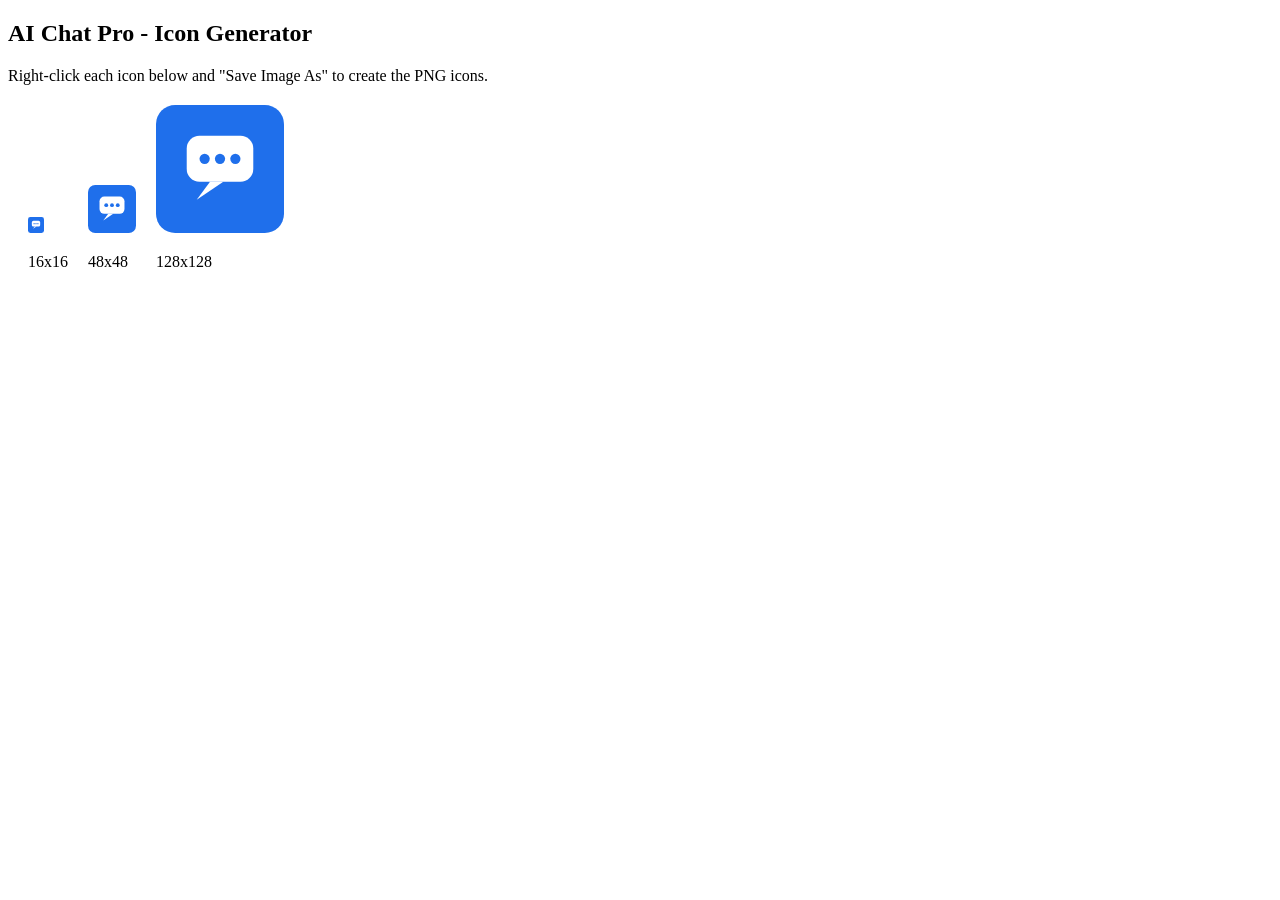
<file: icons/generate-icons.html>
<!DOCTYPE html>
<html>
<head><title>Icon Generator</title></head>
<body>
  <h2>AI Chat Pro - Icon Generator</h2>
  <p>Right-click each icon below and "Save Image As" to create the PNG icons.</p>
  <div style="display:flex;gap:20px;align-items:end;margin:20px;">
    <div>
      <canvas id="icon16" width="16" height="16"></canvas>
      <p>16x16</p>
    </div>
    <div>
      <canvas id="icon48" width="48" height="48"></canvas>
      <p>48x48</p>
    </div>
    <div>
      <canvas id="icon128" width="128" height="128"></canvas>
      <p>128x128</p>
    </div>
  </div>
  <script>
    function drawIcon(canvas) {
      const ctx = canvas.getContext('2d');
      const s = canvas.width;
      const r = s * 0.15;
 
      // Background
      ctx.beginPath();
      ctx.roundRect(0, 0, s, s, r);
      ctx.fillStyle = '#1f6feb';
      ctx.fill();
 
      // Chat bubble
      const cx = s * 0.5;
      const cy = s * 0.42;
      const bw = s * 0.52;
      const bh = s * 0.36;
      const br = s * 0.1;
 
      ctx.beginPath();
      ctx.roundRect(cx - bw/2, cy - bh/2, bw, bh, br);
      ctx.fillStyle = '#ffffff';
      ctx.fill();
 
      // Tail
      ctx.beginPath();
      ctx.moveTo(cx - bw * 0.15, cy + bh/2);
      ctx.lineTo(cx - bw * 0.35, cy + bh/2 + s * 0.14);
      ctx.lineTo(cx + bw * 0.05, cy + bh/2);
      ctx.fillStyle = '#ffffff';
      ctx.fill();
 
      // Dots
      const dotR = s * 0.04;
      const dotY = cy;
      ctx.fillStyle = '#1f6feb';
      [-1, 0, 1].forEach(i => {
        ctx.beginPath();
        ctx.arc(cx + i * s * 0.12, dotY, dotR, 0, Math.PI * 2);
        ctx.fill();
      });
    }
 
    ['icon16', 'icon48', 'icon128'].forEach(id => {
      drawIcon(document.getElementById(id));
    });
  </script>
</body>
</html>
</file>
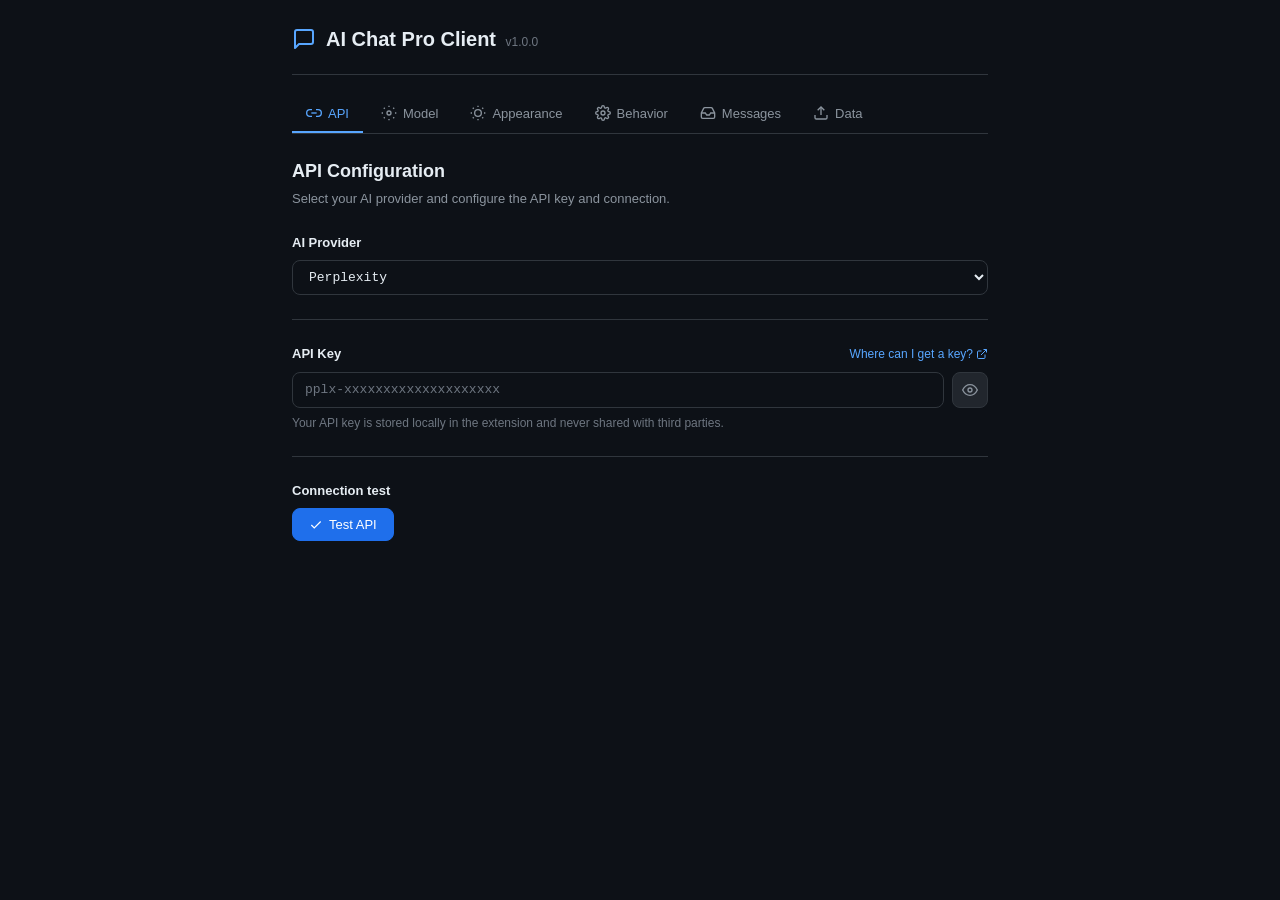
<file: options/options.html>
<!doctype html>
<html lang="de">
  <head>
    <meta charset="UTF-8" />
    <meta name="viewport" content="width=device-width, initial-scale=1.0" />
    <title>AI Chat Pro Client - Settings</title>
    <script>
      (function () {
        var t = localStorage.getItem("ai-chat-theme") || "dark";
        document.documentElement.className = "theme-" + t;
        document.addEventListener("DOMContentLoaded", function () {
          document.body.className = "theme-" + t;
        });
      })();
    </script>
    <link rel="stylesheet" href="options.css" />
    <script src="../shared/i18n.js"></script>
    <script src="../shared/storage.js"></script>
    <script src="../shared/announcement.js"></script>
  </head>
  <body>
    <div id="app" class="theme-dark">
      <div class="container">
        <!-- Header -->
        <header class="page-header">
          <div class="header-left">
            <svg
              width="24"
              height="24"
              viewBox="0 0 24 24"
              fill="none"
              stroke="currentColor"
              stroke-width="2"
              stroke-linecap="round"
              stroke-linejoin="round"
            >
              <path
                d="M21 15a2 2 0 0 1-2 2H7l-4 4V5a2 2 0 0 1 2-2h14a2 2 0 0 1 2 2z"
              ></path>
            </svg>
            <h1><span data-i18n="app.name">AI Chat Pro Client</span> <span class="version">v1.0.0</span></h1>
          </div>
          <div class="header-right">
            <span id="save-status" class="save-status hidden">
              <svg
                width="14"
                height="14"
                viewBox="0 0 24 24"
                fill="none"
                stroke="currentColor"
                stroke-width="2"
              >
                <polyline points="20 6 9 17 4 12" />
              </svg>
              <span data-i18n="status.saved">Saved</span>
            </span>
          </div>
        </header>

        <!-- Navigation -->
        <nav class="settings-nav">
          <button class="nav-item active" data-section="api">
            <svg
              width="16"
              height="16"
              viewBox="0 0 24 24"
              fill="none"
              stroke="currentColor"
              stroke-width="2"
            >
              <path
                d="M15 7h3a5 5 0 0 1 5 5 5 5 0 0 1-5 5h-3m-6 0H6a5 5 0 0 1-5-5 5 5 0 0 1 5-5h3"
              />
              <line x1="8" y1="12" x2="16" y2="12" />
            </svg>
            <span data-i18n="nav.api">API</span>
          </button>
          <button class="nav-item" data-section="model">
            <svg
              width="16"
              height="16"
              viewBox="0 0 24 24"
              fill="none"
              stroke="currentColor"
              stroke-width="2"
            >
              <circle cx="12" cy="12" r="3" />
              <path
                d="M12 1v2M12 21v2M4.22 4.22l1.42 1.42M18.36 18.36l1.42 1.42M1 12h2M21 12h2M4.22 19.78l1.42-1.42M18.36 5.64l1.42-1.42"
              />
            </svg>
            <span data-i18n="nav.model">Model</span>
          </button>
          <button class="nav-item" data-section="appearance">
            <svg
              width="16"
              height="16"
              viewBox="0 0 24 24"
              fill="none"
              stroke="currentColor"
              stroke-width="2"
            >
              <circle cx="12" cy="12" r="5" />
              <line x1="12" y1="1" x2="12" y2="3" />
              <line x1="12" y1="21" x2="12" y2="23" />
              <line x1="4.22" y1="4.22" x2="5.64" y2="5.64" />
              <line x1="18.36" y1="18.36" x2="19.78" y2="19.78" />
              <line x1="1" y1="12" x2="3" y2="12" />
              <line x1="21" y1="12" x2="23" y2="12" />
              <line x1="4.22" y1="19.78" x2="5.64" y2="18.36" />
              <line x1="18.36" y1="5.64" x2="19.78" y2="4.22" />
            </svg>
            <span data-i18n="nav.appearance">Appearance</span>
          </button>
          <button class="nav-item" data-section="behavior">
            <svg
              width="16"
              height="16"
              viewBox="0 0 24 24"
              fill="none"
              stroke="currentColor"
              stroke-width="2"
            >
              <circle cx="12" cy="12" r="3" />
              <path
                d="M19.4 15a1.65 1.65 0 0 0 .33 1.82l.06.06a2 2 0 0 1 0 2.83 2 2 0 0 1-2.83 0l-.06-.06a1.65 1.65 0 0 0-1.82-.33 1.65 1.65 0 0 0-1 1.51V21a2 2 0 0 1-2 2 2 2 0 0 1-2-2v-.09A1.65 1.65 0 0 0 9 19.4a1.65 1.65 0 0 0-1.82.33l-.06.06a2 2 0 0 1-2.83 0 2 2 0 0 1 0-2.83l.06-.06A1.65 1.65 0 0 0 4.68 15a1.65 1.65 0 0 0-1.51-1H3a2 2 0 0 1-2-2 2 2 0 0 1 2-2h.09A1.65 1.65 0 0 0 4.6 9a1.65 1.65 0 0 0-.33-1.82l-.06-.06a2 2 0 0 1 0-2.83 2 2 0 0 1 2.83 0l.06.06A1.65 1.65 0 0 0 9 4.68a1.65 1.65 0 0 0 1-1.51V3a2 2 0 0 1 2-2 2 2 0 0 1 2 2v.09a1.65 1.65 0 0 0 1 1.51 1.65 1.65 0 0 0 1.82-.33l.06-.06a2 2 0 0 1 2.83 0 2 2 0 0 1 0 2.83l-.06.06A1.65 1.65 0 0 0 19.4 9a1.65 1.65 0 0 0 1.51 1H21a2 2 0 0 1 2 2 2 2 0 0 1-2 2h-.09a1.65 1.65 0 0 0-1.51 1z"
              />
            </svg>
            <span data-i18n="nav.behavior">Behavior</span>
          </button>
          <button class="nav-item" data-section="messages">
            <svg
              width="16"
              height="16"
              viewBox="0 0 24 24"
              fill="none"
              stroke="currentColor"
              stroke-width="2"
            >
              <path d="M22 12h-6l-2 3h-4l-2-3H2" />
              <path
                d="M5.45 5.11 2 12v6a2 2 0 0 0 2 2h16a2 2 0 0 0 2-2v-6l-3.45-6.89A2 2 0 0 0 16.76 4H7.24a2 2 0 0 0-1.79 1.11z"
              />
            </svg>
            <span data-i18n="nav.messages">Messages</span>
          </button>
          <button class="nav-item" data-section="data">
            <svg
              width="16"
              height="16"
              viewBox="0 0 24 24"
              fill="none"
              stroke="currentColor"
              stroke-width="2"
            >
              <path d="M21 15v4a2 2 0 0 1-2 2H5a2 2 0 0 1-2-2v-4" />
              <polyline points="17 8 12 3 7 8" />
              <line x1="12" y1="3" x2="12" y2="15" />
            </svg>
            <span data-i18n="nav.data">Data</span>
          </button>
        </nav>

        <!-- Settings Sections -->
        <div class="settings-body">
          <!-- API Section -->
          <section id="section-api" class="settings-section active">
            <div class="section-header">
              <h2 data-i18n="api.title">API Configuration</h2>
              <p data-i18n="api.subtitle">Select your AI provider and configure the API key and connection.</p>
            </div>

            <div class="setting-group">
              <label class="setting-label" for="provider-select" data-i18n="api.provider">AI Provider</label>
              <select id="provider-select" class="input">
                <option value="perplexity">Perplexity</option>
                <option value="openai">ChatGPT (OpenAI)</option>
                <option value="anthropic">Claude (Anthropic)</option>
                <option value="gemini">Gemini (Google)</option>
                <option value="lmstudio">LM Studio (Lokal)</option>
              </select>
            </div>

            <div class="setting-group" id="api-key-group">
              <label class="setting-label" for="api-key">
                <span id="api-key-label">API Key</span>
                <a
                  href="#"
                  target="_blank"
                  rel="noopener"
                  class="help-link"
                  id="api-key-help"
                >
                  <span data-i18n="api.keyHelpText">Where can I get a key?</span>
                  <svg
                    width="12"
                    height="12"
                    viewBox="0 0 24 24"
                    fill="none"
                    stroke="currentColor"
                    stroke-width="2"
                  >
                    <path
                      d="M18 13v6a2 2 0 0 1-2 2H5a2 2 0 0 1-2-2V8a2 2 0 0 1 2-2h6"
                    />
                    <polyline points="15 3 21 3 21 9" />
                    <line x1="10" y1="14" x2="21" y2="3" />
                  </svg>
                </a>
              </label>
              <div class="input-with-action">
                <input
                  type="password"
                  id="api-key"
                  class="input"
                  placeholder="pplx-xxxxxxxxxxxxxxxxxxxx"
                  autocomplete="off"
                  spellcheck="false"
                />
                <button
                  id="toggle-key-visibility"
                  class="btn-icon"
                  title="Key anzeigen/verbergen"
                >
                  <svg
                    id="eye-icon"
                    width="16"
                    height="16"
                    viewBox="0 0 24 24"
                    fill="none"
                    stroke="currentColor"
                    stroke-width="2"
                  >
                    <path d="M1 12s4-8 11-8 11 8 11 8-4 8-11 8-11-8-11-8z" />
                    <circle cx="12" cy="12" r="3" />
                  </svg>
                </button>
              </div>
              <span class="setting-hint" id="api-key-hint" data-i18n="api.keyHint"
                >Your API key is stored locally in the extension and never shared with third parties.</span
              >
            </div>

            <!-- LM Studio: URL shown prominently -->
            <div class="setting-group hidden" id="lmstudio-url-group">
              <label class="setting-label" for="lmstudio-url" data-i18n="api.serverUrl">Server URL</label>
              <input
                type="text"
                id="lmstudio-url"
                class="input"
                placeholder="http://localhost:1234"
                autocomplete="off"
                spellcheck="false"
              />
              <span class="setting-hint" data-i18n="api.serverHint"
                >URL of the LM Studio local server. Default: http://localhost:1234</span
              >
            </div>

            <!-- Known providers: URL override in collapsible -->
            <details class="setting-group hidden" id="advanced-url-group">
              <summary class="advanced-summary">
                <svg
                  class="chevron"
                  width="12"
                  height="12"
                  viewBox="0 0 24 24"
                  fill="none"
                  stroke="currentColor"
                  stroke-width="2.5"
                >
                  <polyline points="9 18 15 12 9 6" />
                </svg>
                <span data-i18n="api.advanced">Advanced</span>
              </summary>
              <div class="advanced-content">
                <label class="setting-label" for="base-url" data-i18n="api.baseUrl">Base URL (optional)</label>
                <input
                  type="text"
                  id="base-url"
                  class="input"
                  placeholder=""
                  autocomplete="off"
                  spellcheck="false"
                />
                <span class="setting-hint" data-i18n="api.baseUrlHint"
                  >Leave empty for the default endpoint. Only change for custom proxies or OpenAI-compatible APIs.</span
                >
              </div>
            </details>

            <div class="setting-group">
              <label class="setting-label" data-i18n="api.connectionTest">Connection test</label>
              <button id="btn-test-api" class="btn btn-primary">
                <svg
                  width="14"
                  height="14"
                  viewBox="0 0 24 24"
                  fill="none"
                  stroke="currentColor"
                  stroke-width="2"
                >
                  <polyline points="20 6 9 17 4 12" />
                </svg>
                <span data-i18n="api.testBtn">Test API</span>
              </button>
              <div id="api-test-result" class="test-result hidden"></div>
            </div>
          </section>

          <!-- Model Section -->
          <section id="section-model" class="settings-section">
            <div class="section-header">
              <h2 data-i18n="model.title">Model Settings</h2>
              <p data-i18n="model.subtitle">Select the AI model and adjust parameters.</p>
            </div>

            <div class="setting-group">
              <label class="setting-label" for="model-select" data-i18n="model.select">Model</label>
              <select id="model-select" class="input"></select>
            </div>

            <div class="setting-group">
              <button id="btn-check-models" class="btn btn-secondary">
                <svg width="14" height="14" viewBox="0 0 24 24" fill="none" stroke="currentColor" stroke-width="2">
                  <path d="M22 11.08V12a10 10 0 1 1-5.93-9.14"/>
                  <polyline points="22 4 12 14.01 9 11.01"/>
                </svg>
                <span data-i18n="model.checkBtn">Check models</span>
              </button>
              <div id="model-check-results" class="model-check-results"></div>
            </div>

            <div class="setting-group">
              <label class="setting-label" data-i18n="model.addLabel">Add model manually</label>
              <div class="input-with-action">
                <input
                  type="text"
                  id="custom-model-input"
                  class="input"
                  data-i18n-placeholder="model.addPlaceholder"
                  placeholder="e.g. gpt-5, gemini-3.1-flash"
                  autocomplete="off"
                  spellcheck="false"
                />
                <button id="btn-add-model" class="btn btn-primary" data-i18n-title="model.addTitle" title="Add">
                  <svg width="14" height="14" viewBox="0 0 24 24" fill="none" stroke="currentColor" stroke-width="2">
                    <line x1="12" y1="5" x2="12" y2="19"/><line x1="5" y1="12" x2="19" y2="12"/>
                  </svg>
                </button>
              </div>
              <div id="custom-model-list" class="custom-model-list"></div>
            </div>

            <div class="setting-group hidden" id="lmstudio-model-group">
              <label class="setting-label">Modell</label>
              <div class="input-with-action">
                <select id="lmstudio-model" class="input">
                  <option value="">-- Modelle laden --</option>
                </select>
                <button
                  id="btn-load-models"
                  class="btn-icon"
                  data-i18n-title="model.lmLoad"
                  title="Load models from LM Studio"
                >
                  <svg
                    width="16"
                    height="16"
                    viewBox="0 0 24 24"
                    fill="none"
                    stroke="currentColor"
                    stroke-width="2"
                  >
                    <polyline points="23 4 23 10 17 10" />
                    <polyline points="1 20 1 14 7 14" />
                    <path
                      d="M3.51 9a9 9 0 0 1 14.85-3.36L23 10M1 14l4.64 4.36A9 9 0 0 0 20.49 15"
                    />
                  </svg>
                </button>
              </div>
              <span id="lmstudio-model-hint" class="setting-hint" data-i18n="model.lmHint"
                >Start LM Studio and click the refresh icon.</span
              >
            </div>

            <div class="setting-group">
              <label class="setting-label" for="temperature">
                <span data-i18n="model.temp">Temperature</span>
                <span class="setting-value" id="temperature-value">0.7</span>
              </label>
              <input
                type="range"
                id="temperature"
                class="range-input"
                min="0"
                max="2"
                step="0.1"
                value="0.7"
              />
              <div class="range-labels">
                <span data-i18n="model.tempPrecise">Precise</span>
                <span data-i18n="model.tempCreative">Creative</span>
              </div>
            </div>

            <div class="setting-group">
              <label class="setting-label" for="max-tokens">
                <span data-i18n="model.maxTokens">Max. Tokens</span>
                <span class="setting-value" id="max-tokens-value">2048</span>
              </label>
              <input
                type="range"
                id="max-tokens"
                class="range-input"
                min="256"
                max="4096"
                step="256"
                value="2048"
              />
              <div class="range-labels">
                <span>256</span>
                <span>4096</span>
              </div>
            </div>

            <div class="setting-group">
              <label class="setting-label" for="system-prompt" data-i18n="model.systemPrompt">System Prompt</label>
              <textarea
                id="system-prompt"
                class="input textarea"
                rows="4"
                data-i18n-placeholder="model.systemPromptPlaceholder"
                placeholder="Define the AI behavior..."
              ></textarea>
              <span class="setting-hint" data-i18n="model.systemPromptHint"
                >Give the AI a role or specific instructions.</span
              >
            </div>
          </section>

          <!-- Appearance Section -->
          <section id="section-appearance" class="settings-section">
            <div class="section-header">
              <h2 data-i18n="appearance.title">Appearance</h2>
              <p data-i18n="appearance.subtitle">Customize the design to your preferences.</p>
            </div>

            <div class="setting-group">
              <label class="setting-label" for="language-select" data-i18n="appearance.language">Language</label>
              <select id="language-select" class="input">
                <option value="system" data-i18n="appearance.system">System</option>
                <option value="en">English</option>
                <option value="de">Deutsch</option>
                <option value="ru">Русский</option>
              </select>
            </div>

            <div class="setting-group">
              <label class="setting-label" data-i18n="appearance.theme">Theme</label>
              <div class="theme-picker">
                <label class="theme-option">
                  <input type="radio" name="theme" value="dark" />
                  <div class="theme-preview dark-preview">
                    <div class="preview-header"></div>
                    <div class="preview-body">
                      <div class="preview-msg"></div>
                      <div class="preview-msg reply"></div>
                    </div>
                  </div>
                  <span data-i18n="appearance.dark">Dark</span>
                </label>
                <label class="theme-option">
                  <input type="radio" name="theme" value="light" />
                  <div class="theme-preview light-preview">
                    <div class="preview-header"></div>
                    <div class="preview-body">
                      <div class="preview-msg"></div>
                      <div class="preview-msg reply"></div>
                    </div>
                  </div>
                  <span data-i18n="appearance.light">Light</span>
                </label>
                <label class="theme-option">
                  <input type="radio" name="theme" value="system" />
                  <div class="theme-preview system-preview">
                    <div class="preview-header"></div>
                    <div class="preview-body">
                      <div class="preview-msg"></div>
                      <div class="preview-msg reply"></div>
                    </div>
                  </div>
                  <span data-i18n="appearance.system">System</span>
                </label>
              </div>
            </div>

            <div class="setting-group">
              <label class="setting-label" for="font-size">
                <span data-i18n="appearance.fontSize">Font size</span>
                <span class="setting-value" id="font-size-value">14px</span>
              </label>
              <input
                type="range"
                id="font-size"
                class="range-input"
                min="12"
                max="18"
                step="1"
                value="14"
              />
              <div class="range-labels">
                <span data-i18n="appearance.fontSmall">Small</span>
                <span data-i18n="appearance.fontLarge">Large</span>
              </div>
            </div>
          </section>

          <!-- Behavior Section -->
          <section id="section-behavior" class="settings-section">
            <div class="section-header">
              <h2 data-i18n="behavior.title">Behavior</h2>
              <p data-i18n="behavior.subtitle">Adjust the extension behavior.</p>
            </div>

            <div class="setting-group">
              <div class="toggle-setting">
                <div>
                  <label class="setting-label" data-i18n="behavior.sendEnter">Send with Enter</label>
                  <span class="setting-hint" data-i18n="behavior.sendEnterHint"
                    >Send message with Enter, Shift+Enter for new line.</span
                  >
                </div>
                <label class="toggle">
                  <input type="checkbox" id="send-with-enter" checked />
                  <span class="toggle-slider"></span>
                </label>
              </div>
            </div>

            <div class="setting-group">
              <div class="toggle-setting">
                <div>
                  <label class="setting-label" data-i18n="behavior.showSources">Show sources</label>
                  <span class="setting-hint" data-i18n="behavior.showSourcesHint"
                    >Show source links below AI responses.</span
                  >
                </div>
                <label class="toggle">
                  <input type="checkbox" id="show-sources" checked />
                  <span class="toggle-slider"></span>
                </label>
              </div>
            </div>
          </section>

          <!-- Data Section -->
          <!-- Messages Section -->
          <section id="section-messages" class="settings-section">
            <div class="section-header">
              <h2 data-i18n="messages.title">Messages</h2>
              <p data-i18n="messages.subtitle">
                Recent announcements from the developer. Messages you dismissed in the chat banner are still listed here.
              </p>
            </div>

            <div class="setting-group">
              <div id="message-list" class="message-list"></div>
              <button id="btn-clear-messages" class="btn btn-secondary" style="margin-top: 12px;">
                <svg
                  width="14"
                  height="14"
                  viewBox="0 0 24 24"
                  fill="none"
                  stroke="currentColor"
                  stroke-width="2"
                >
                  <polyline points="3 6 5 6 21 6" />
                  <path
                    d="M19 6v14a2 2 0 0 1-2 2H7a2 2 0 0 1-2-2V6m3 0V4a2 2 0 0 1 2-2h4a2 2 0 0 1 2 2v2"
                  />
                </svg>
                <span data-i18n="messages.clear">Clear message history</span>
              </button>
            </div>
          </section>

          <section id="section-data" class="settings-section">
            <div class="section-header">
              <h2 data-i18n="data.title">Data & Storage</h2>
              <p data-i18n="data.subtitle">Manage your stored data.</p>
            </div>

            <div class="setting-group">
              <label class="setting-label" data-i18n="data.history">Chat history</label>
              <div class="data-stats">
                <div class="stat-card">
                  <span class="stat-value" id="stat-conversations">0</span>
                  <span class="stat-label" data-i18n="data.chats">Chats</span>
                </div>
                <div class="stat-card">
                  <span class="stat-value" id="stat-messages">0</span>
                  <span class="stat-label" data-i18n="data.messages">Messages</span>
                </div>
              </div>
            </div>

            <div class="setting-group">
              <label class="setting-label" data-i18n="data.exportLabel">Export backup</label>
              <button id="btn-export-all" class="btn btn-secondary">
                <svg
                  width="14"
                  height="14"
                  viewBox="0 0 24 24"
                  fill="none"
                  stroke="currentColor"
                  stroke-width="2"
                >
                  <path d="M21 15v4a2 2 0 0 1-2 2H5a2 2 0 0 1-2-2v-4" />
                  <polyline points="7 10 12 15 17 10" />
                  <line x1="12" y1="15" x2="12" y2="3" />
                </svg>
                <span data-i18n="data.exportBtn">Export backup as JSON</span>
              </button>
            </div>

            <div class="setting-group">
              <label class="setting-label" data-i18n="data.importLabel">Import backup</label>
              <button id="btn-import-all" class="btn btn-secondary">
                <svg
                  width="14"
                  height="14"
                  viewBox="0 0 24 24"
                  fill="none"
                  stroke="currentColor"
                  stroke-width="2"
                >
                  <path d="M21 15v4a2 2 0 0 1-2 2H5a2 2 0 0 1-2-2v-4" />
                  <polyline points="17 8 12 3 7 8" />
                  <line x1="12" y1="3" x2="12" y2="15" />
                </svg>
                <span data-i18n="data.importBtn">Import backup...</span>
              </button>
              <input type="file" id="import-file-input" accept=".json,application/json" style="display:none" />
            </div>

            <div class="setting-group danger-zone">
              <label class="setting-label" data-i18n="data.danger">Danger zone</label>
              <button id="btn-clear-all" class="btn btn-danger">
                <svg
                  width="14"
                  height="14"
                  viewBox="0 0 24 24"
                  fill="none"
                  stroke="currentColor"
                  stroke-width="2"
                >
                  <polyline points="3 6 5 6 21 6" />
                  <path
                    d="M19 6v14a2 2 0 0 1-2 2H7a2 2 0 0 1-2-2V6m3 0V4a2 2 0 0 1 2-2h4a2 2 0 0 1 2 2v2"
                  />
                </svg>
                <span data-i18n="data.clearAll">Delete all chats</span>
              </button>
              <span class="setting-hint" data-i18n="data.clearHint"
                >This action cannot be undone.</span
              >
            </div>

            <div class="setting-group danger-zone">
              <button id="btn-reset-settings" class="btn btn-danger-outline" data-i18n="data.reset">
                Reset settings
              </button>
              <span class="setting-hint" data-i18n="data.resetHint"
                >Resets all settings to their default values.</span
              >
            </div>
          </section>
        </div>
      </div>
    </div>

    <script src="options.js"></script>
  </body>
</html>
</file>
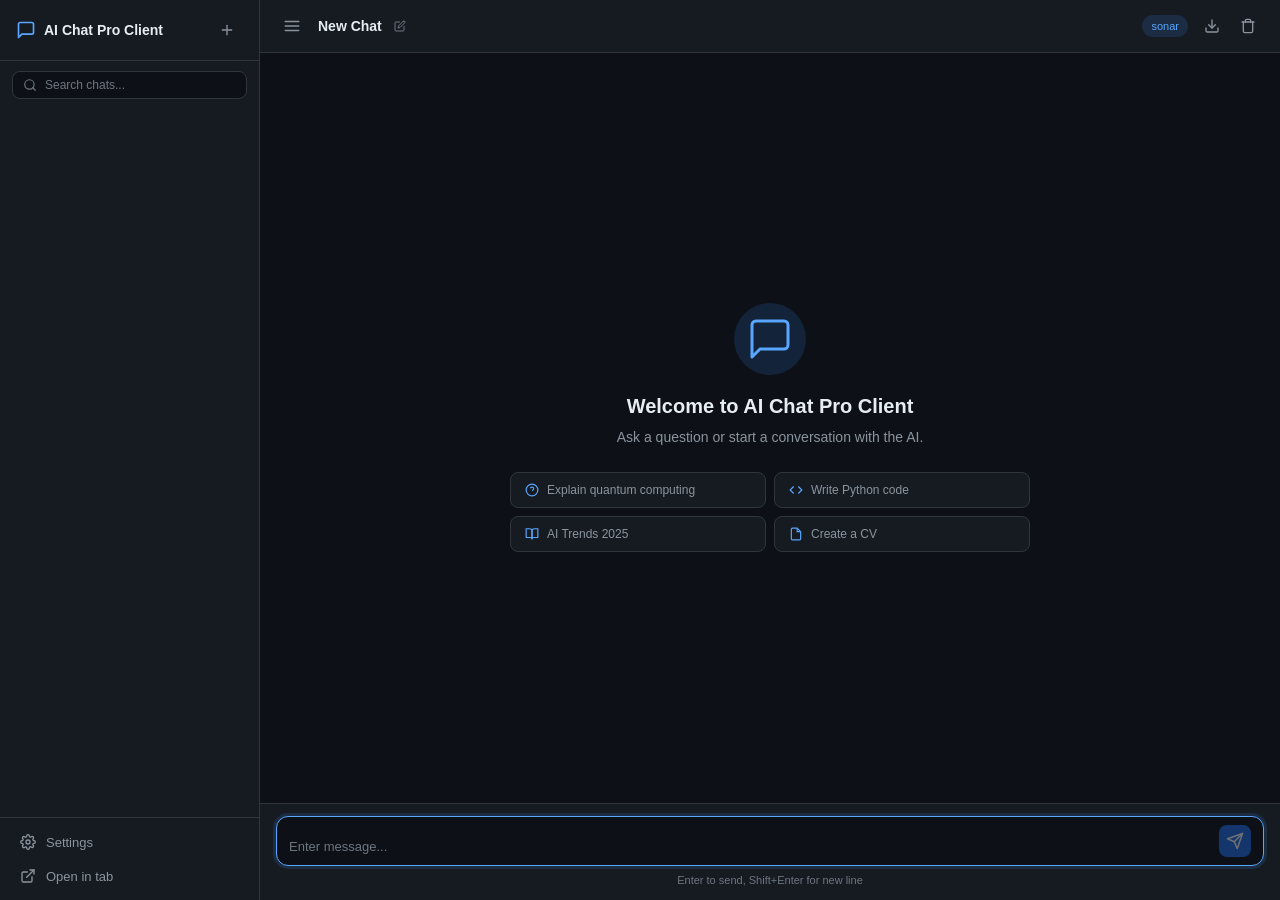
<file: popup/popup.html>
<!doctype html>
<html lang="de">
  <head>
    <meta charset="UTF-8" />
    <meta name="viewport" content="width=device-width, initial-scale=1.0" />
    <title>AI Chat Pro Client</title>
    <script>
      (function () {
        var t = localStorage.getItem("ai-chat-theme") || "dark";
        document.documentElement.className = "theme-" + t;
        document.addEventListener("DOMContentLoaded", function () {
          document.body.className = "theme-" + t;
        });
      })();
    </script>
    <link rel="stylesheet" href="popup.css" />
    <script src="../shared/i18n.js"></script>
    <script src="../shared/storage.js"></script>
    <script src="../shared/announcement.js"></script>
  </head>
  <body>
    <div id="app" class="theme-dark">
      <!-- Sidebar -->
      <aside id="sidebar" class="sidebar">
        <div class="sidebar-header">
          <div class="logo">
            <svg
              width="20"
              height="20"
              viewBox="0 0 24 24"
              fill="none"
              stroke="currentColor"
              stroke-width="2"
              stroke-linecap="round"
              stroke-linejoin="round"
            >
              <path
                d="M21 15a2 2 0 0 1-2 2H7l-4 4V5a2 2 0 0 1 2-2h14a2 2 0 0 1 2 2z"
              ></path>
            </svg>
            <span data-i18n="app.name">AI Chat Pro Client</span>
          </div>
          <button id="btn-new-chat" class="btn-icon" data-i18n-title="sidebar.newChat" title="New Chat">
            <svg
              width="16"
              height="16"
              viewBox="0 0 24 24"
              fill="none"
              stroke="currentColor"
              stroke-width="2"
              stroke-linecap="round"
              stroke-linejoin="round"
            >
              <line x1="12" y1="5" x2="12" y2="19"></line>
              <line x1="5" y1="12" x2="19" y2="12"></line>
            </svg>
          </button>
        </div>

        <div class="sidebar-search">
          <svg
            width="14"
            height="14"
            viewBox="0 0 24 24"
            fill="none"
            stroke="currentColor"
            stroke-width="2"
            stroke-linecap="round"
            stroke-linejoin="round"
          >
            <circle cx="11" cy="11" r="8"></circle>
            <line x1="21" y1="21" x2="16.65" y2="16.65"></line>
          </svg>
          <input
            type="text"
            id="search-chats"
            data-i18n-placeholder="sidebar.searchPlaceholder"
            placeholder="Search chats..."
          />
        </div>

        <div id="conversation-list" class="conversation-list"></div>

        <div class="sidebar-footer">
          <button id="btn-settings" class="btn-sidebar" data-i18n-title="sidebar.settings" title="Settings">
            <svg
              width="16"
              height="16"
              viewBox="0 0 24 24"
              fill="none"
              stroke="currentColor"
              stroke-width="2"
              stroke-linecap="round"
              stroke-linejoin="round"
            >
              <circle cx="12" cy="12" r="3"></circle>
              <path
                d="M19.4 15a1.65 1.65 0 0 0 .33 1.82l.06.06a2 2 0 0 1 0 2.83 2 2 0 0 1-2.83 0l-.06-.06a1.65 1.65 0 0 0-1.82-.33 1.65 1.65 0 0 0-1 1.51V21a2 2 0 0 1-2 2 2 2 0 0 1-2-2v-.09A1.65 1.65 0 0 0 9 19.4a1.65 1.65 0 0 0-1.82.33l-.06.06a2 2 0 0 1-2.83 0 2 2 0 0 1 0-2.83l.06-.06A1.65 1.65 0 0 0 4.68 15a1.65 1.65 0 0 0-1.51-1H3a2 2 0 0 1-2-2 2 2 0 0 1 2-2h.09A1.65 1.65 0 0 0 4.6 9a1.65 1.65 0 0 0-.33-1.82l-.06-.06a2 2 0 0 1 0-2.83 2 2 0 0 1 2.83 0l.06.06A1.65 1.65 0 0 0 9 4.68a1.65 1.65 0 0 0 1-1.51V3a2 2 0 0 1 2-2 2 2 0 0 1 2 2v.09a1.65 1.65 0 0 0 1 1.51 1.65 1.65 0 0 0 1.82-.33l.06-.06a2 2 0 0 1 2.83 0 2 2 0 0 1 0 2.83l-.06.06A1.65 1.65 0 0 0 19.4 9a1.65 1.65 0 0 0 1.51 1H21a2 2 0 0 1 2 2 2 2 0 0 1-2 2h-.09a1.65 1.65 0 0 0-1.51 1z"
              ></path>
            </svg>
            <span data-i18n="sidebar.settings">Settings</span>
          </button>
          <button
            id="btn-open-tab"
            class="btn-sidebar"
            data-i18n-title="sidebar.openInTab"
            title="Open in tab"
          >
            <svg
              width="16"
              height="16"
              viewBox="0 0 24 24"
              fill="none"
              stroke="currentColor"
              stroke-width="2"
              stroke-linecap="round"
              stroke-linejoin="round"
            >
              <path
                d="M18 13v6a2 2 0 0 1-2 2H5a2 2 0 0 1-2-2V8a2 2 0 0 1 2-2h6"
              ></path>
              <polyline points="15 3 21 3 21 9"></polyline>
              <line x1="10" y1="14" x2="21" y2="3"></line>
            </svg>
            <span data-i18n="sidebar.openInTab">Open in tab</span>
          </button>
        </div>
      </aside>

      <!-- Main Content -->
      <main class="main">
        <!-- Header -->
        <header class="header">
          <button
            id="btn-toggle-sidebar"
            class="btn-icon"
            data-i18n-title="sidebar.toggleSidebar"
            title="Toggle sidebar"
          >
            <svg
              width="18"
              height="18"
              viewBox="0 0 24 24"
              fill="none"
              stroke="currentColor"
              stroke-width="2"
              stroke-linecap="round"
              stroke-linejoin="round"
            >
              <line x1="3" y1="12" x2="21" y2="12"></line>
              <line x1="3" y1="6" x2="21" y2="6"></line>
              <line x1="3" y1="18" x2="21" y2="18"></line>
            </svg>
          </button>
          <div class="header-title">
            <span id="chat-title" data-i18n="header.newChat">New Chat</span>
            <button
              id="btn-edit-title"
              class="btn-icon-sm"
              data-i18n-title="header.editTitle"
              title="Edit title"
            >
              <svg
                width="12"
                height="12"
                viewBox="0 0 24 24"
                fill="none"
                stroke="currentColor"
                stroke-width="2"
                stroke-linecap="round"
                stroke-linejoin="round"
              >
                <path
                  d="M11 4H4a2 2 0 0 0-2 2v14a2 2 0 0 0 2 2h14a2 2 0 0 0 2-2v-7"
                ></path>
                <path
                  d="M18.5 2.5a2.121 2.121 0 0 1 3 3L12 15l-4 1 1-4 9.5-9.5z"
                ></path>
              </svg>
            </button>
          </div>
          <div class="header-actions">
            <span id="model-badge" class="badge">sonar</span>
            <button id="btn-export" class="btn-icon" data-i18n-title="header.exportChat" title="Export chat">
              <svg
                width="16"
                height="16"
                viewBox="0 0 24 24"
                fill="none"
                stroke="currentColor"
                stroke-width="2"
                stroke-linecap="round"
                stroke-linejoin="round"
              >
                <path d="M21 15v4a2 2 0 0 1-2 2H5a2 2 0 0 1-2-2v-4"></path>
                <polyline points="7 10 12 15 17 10"></polyline>
                <line x1="12" y1="15" x2="12" y2="3"></line>
              </svg>
            </button>
            <button id="btn-clear-chat" class="btn-icon" data-i18n-title="header.clearChat" title="Clear chat">
              <svg
                width="16"
                height="16"
                viewBox="0 0 24 24"
                fill="none"
                stroke="currentColor"
                stroke-width="2"
                stroke-linecap="round"
                stroke-linejoin="round"
              >
                <polyline points="3 6 5 6 21 6"></polyline>
                <path
                  d="M19 6v14a2 2 0 0 1-2 2H7a2 2 0 0 1-2-2V6m3 0V4a2 2 0 0 1 2-2h4a2 2 0 0 1 2 2v2"
                ></path>
              </svg>
            </button>
          </div>
        </header>

        <!-- Remote Announcement Banner -->
        <div id="announcement-container" class="announcement-container hidden"></div>

        <!-- Chat Area -->
        <div id="chat-area" class="chat-area">
          <!-- Welcome Screen -->
          <div id="welcome-screen" class="welcome-screen">
            <div class="welcome-icon">
              <svg
                width="48"
                height="48"
                viewBox="0 0 24 24"
                fill="none"
                stroke="currentColor"
                stroke-width="1.5"
                stroke-linecap="round"
                stroke-linejoin="round"
              >
                <path
                  d="M21 15a2 2 0 0 1-2 2H7l-4 4V5a2 2 0 0 1 2-2h14a2 2 0 0 1 2 2z"
                ></path>
              </svg>
            </div>
            <h2 data-i18n="welcome.title">Welcome to AI Chat Pro Client</h2>
            <p data-i18n="welcome.subtitle">Ask a question or start a conversation with the AI.</p>
            <div class="welcome-suggestions">
              <button
                class="suggestion-chip"
                data-i18n-prompt="welcome.quantumPrompt"
                data-prompt="Explain quantum computing in simple terms"
              >
                <svg
                  width="14"
                  height="14"
                  viewBox="0 0 24 24"
                  fill="none"
                  stroke="currentColor"
                  stroke-width="2"
                >
                  <circle cx="12" cy="12" r="10" />
                  <path d="M9.09 9a3 3 0 0 1 5.83 1c0 2-3 3-3 3" />
                  <line x1="12" y1="17" x2="12.01" y2="17" />
                </svg>
                <span data-i18n="welcome.quantum">Explain quantum computing</span>
              </button>
              <button
                class="suggestion-chip"
                data-i18n-prompt="welcome.codePrompt"
                data-prompt="Write me a Python function that calculates Fibonacci numbers"
              >
                <svg
                  width="14"
                  height="14"
                  viewBox="0 0 24 24"
                  fill="none"
                  stroke="currentColor"
                  stroke-width="2"
                >
                  <polyline points="16 18 22 12 16 6" />
                  <polyline points="8 6 2 12 8 18" />
                </svg>
                <span data-i18n="welcome.code">Write Python code</span>
              </button>
              <button
                class="suggestion-chip"
                data-i18n-prompt="welcome.aitrendsPrompt"
                data-prompt="What are the latest trends in AI development?"
              >
                <svg
                  width="14"
                  height="14"
                  viewBox="0 0 24 24"
                  fill="none"
                  stroke="currentColor"
                  stroke-width="2"
                >
                  <path d="M2 3h6a4 4 0 0 1 4 4v14a3 3 0 0 0-3-3H2z" />
                  <path d="M22 3h-6a4 4 0 0 0-4 4v14a3 3 0 0 1 3-3h7z" />
                </svg>
                <span data-i18n="welcome.aitrends">AI Trends 2025</span>
              </button>
              <button
                class="suggestion-chip"
                data-i18n-prompt="welcome.resumePrompt"
                data-prompt="Help me create a professional resume"
              >
                <svg
                  width="14"
                  height="14"
                  viewBox="0 0 24 24"
                  fill="none"
                  stroke="currentColor"
                  stroke-width="2"
                >
                  <path
                    d="M14 2H6a2 2 0 0 0-2 2v16a2 2 0 0 0 2 2h12a2 2 0 0 0 2-2V8z"
                  />
                  <polyline points="14 2 14 8 20 8" />
                </svg>
                <span data-i18n="welcome.resume">Create a CV</span>
              </button>
            </div>
          </div>

          <!-- Messages Container -->
          <div id="messages" class="messages"></div>

          <!-- Typing Indicator -->
          <div id="typing-indicator" class="typing-indicator hidden">
            <div class="typing-avatar">
              <svg
                width="16"
                height="16"
                viewBox="0 0 24 24"
                fill="none"
                stroke="currentColor"
                stroke-width="2"
              >
                <path
                  d="M21 15a2 2 0 0 1-2 2H7l-4 4V5a2 2 0 0 1 2-2h14a2 2 0 0 1 2 2z"
                ></path>
              </svg>
            </div>
            <div class="typing-dots">
              <span></span><span></span><span></span>
            </div>
          </div>
        </div>

        <!-- Input Area -->
        <div class="input-area">
          <div class="input-container">
            <textarea
              id="message-input"
              data-i18n-placeholder="input.placeholder"
              placeholder="Enter message..."
              rows="1"
              autofocus
            ></textarea>
            <div class="input-actions">
              <span id="char-count" class="char-count"></span>
              <button
                id="btn-send"
                class="btn-send"
                title="Senden (Enter)"
                disabled
              >
                <svg
                  width="18"
                  height="18"
                  viewBox="0 0 24 24"
                  fill="none"
                  stroke="currentColor"
                  stroke-width="2"
                  stroke-linecap="round"
                  stroke-linejoin="round"
                >
                  <line x1="22" y1="2" x2="11" y2="13"></line>
                  <polygon points="22 2 15 22 11 13 2 9 22 2"></polygon>
                </svg>
              </button>
            </div>
          </div>
          <div class="input-hint">
            <span id="input-hint-text" data-i18n="input.hint"
              >Enter to send, Shift+Enter for new line</span
            >
          </div>
        </div>
      </main>

      <!-- Export Modal -->
      <div id="export-modal" class="modal hidden">
        <div class="modal-backdrop"></div>
        <div class="modal-content">
          <div class="modal-header">
            <h3 data-i18n="export.title">Export chat</h3>
            <button class="btn-icon modal-close">
              <svg
                width="16"
                height="16"
                viewBox="0 0 24 24"
                fill="none"
                stroke="currentColor"
                stroke-width="2"
              >
                <line x1="18" y1="6" x2="6" y2="18"></line>
                <line x1="6" y1="6" x2="18" y2="18"></line>
              </svg>
            </button>
          </div>
          <div class="modal-body">
            <button id="export-md" class="export-option">
              <svg
                width="20"
                height="20"
                viewBox="0 0 24 24"
                fill="none"
                stroke="currentColor"
                stroke-width="2"
              >
                <path
                  d="M14 2H6a2 2 0 0 0-2 2v16a2 2 0 0 0 2 2h12a2 2 0 0 0 2-2V8z"
                />
                <polyline points="14 2 14 8 20 8" />
              </svg>
              <div>
                <strong data-i18n="export.md">Markdown (.md)</strong>
                <span data-i18n="export.mdDesc">Formatted text with code blocks</span>
              </div>
            </button>
            <button id="export-json" class="export-option">
              <svg
                width="20"
                height="20"
                viewBox="0 0 24 24"
                fill="none"
                stroke="currentColor"
                stroke-width="2"
              >
                <polyline points="16 18 22 12 16 6" />
                <polyline points="8 6 2 12 8 18" />
              </svg>
              <div>
                <strong data-i18n="export.json">JSON (.json)</strong>
                <span data-i18n="export.jsonDesc">Structured data for import</span>
              </div>
            </button>
          </div>
        </div>
      </div>

      <!-- Delete Confirm Modal -->
      <div id="delete-modal" class="modal hidden">
        <div class="modal-backdrop"></div>
        <div class="modal-content modal-sm">
          <div class="modal-header">
            <h3 data-i18n="delete.title">Delete chat?</h3>
          </div>
          <div class="modal-body">
            <p data-i18n="delete.body">
              Do you really want to delete this chat? This action cannot be undone.
            </p>
          </div>
          <div class="modal-footer">
            <button class="btn btn-secondary modal-close" data-i18n="delete.cancel">Cancel</button>
            <button id="confirm-delete" class="btn btn-danger" data-i18n="delete.confirm">Delete</button>
          </div>
        </div>
      </div>

      <!-- Rename Modal -->
      <div id="rename-modal" class="modal hidden">
        <div class="modal-backdrop"></div>
        <div class="modal-content modal-sm">
          <div class="modal-header">
            <h3 data-i18n="rename.title">Rename chat</h3>
            <button class="btn-icon modal-close">
              <svg width="16" height="16" viewBox="0 0 24 24" fill="none" stroke="currentColor" stroke-width="2">
                <line x1="18" y1="6" x2="6" y2="18"></line>
                <line x1="6" y1="6" x2="18" y2="18"></line>
              </svg>
            </button>
          </div>
          <div class="modal-body">
            <input
              type="text"
              id="rename-input"
              class="input"
              data-i18n-placeholder="rename.placeholder"
              placeholder="Chat title"
              maxlength="80"
            />
          </div>
          <div class="modal-footer">
            <button class="btn btn-secondary modal-close" data-i18n="rename.cancel">Cancel</button>
            <button id="confirm-rename" class="btn btn-primary" data-i18n="rename.confirm">Rename</button>
          </div>
        </div>
      </div>

      <!-- Toast Container -->
      <div id="toast-container" class="toast-container"></div>
    </div>

    <script src="popup.js"></script>
  </body>
</html>
</file>
<file: options/options.css>
/* ============================================
   AI Chat Pro - Settings Page
   ============================================ */

:root {
  --font-sans:
    -apple-system, BlinkMacSystemFont, "Segoe UI", "Noto Sans", Helvetica,
    Arial, sans-serif;
  --font-mono: "SFMono-Regular", Consolas, "Liberation Mono", Menlo, monospace;
  --radius-sm: 6px;
  --radius-md: 8px;
  --radius-lg: 12px;
  --radius-full: 9999px;
  --shadow-sm: 0 1px 2px rgba(0, 0, 0, 0.2);
  --shadow-md: 0 4px 12px rgba(0, 0, 0, 0.3);
  --transition: 150ms cubic-bezier(0.4, 0, 0.2, 1);
}

.theme-dark {
  --color-bg-primary: #0d1117;
  --color-bg-secondary: #161b22;
  --color-bg-tertiary: #21262d;
  --color-bg-hover: #292e36;
  --color-border: #30363d;
  --color-text-primary: #e6edf3;
  --color-text-secondary: #8b949e;
  --color-text-tertiary: #6e7681;
  --color-accent: #58a6ff;
  --color-accent-emphasis: #1f6feb;
  --color-accent-subtle: rgba(56, 139, 253, 0.15);
  --color-success: #3fb950;
  --color-success-subtle: rgba(63, 185, 80, 0.15);
  --color-danger: #f85149;
  --color-danger-subtle: rgba(248, 81, 73, 0.15);
  --color-scrollbar: #484f58;
  --color-input-bg: #0d1117;
}

.theme-light {
  --color-bg-primary: #ffffff;
  --color-bg-secondary: #f6f8fa;
  --color-bg-tertiary: #eaeef2;
  --color-bg-hover: #eaeef2;
  --color-border: #d0d7de;
  --color-text-primary: #1f2328;
  --color-text-secondary: #656d76;
  --color-text-tertiary: #8b949e;
  --color-accent: #0969da;
  --color-accent-emphasis: #0550ae;
  --color-accent-subtle: rgba(9, 105, 218, 0.1);
  --color-success: #1a7f37;
  --color-success-subtle: rgba(26, 127, 55, 0.1);
  --color-danger: #cf222e;
  --color-danger-subtle: rgba(207, 34, 46, 0.1);
  --color-scrollbar: #c4c8cc;
  --color-input-bg: #ffffff;
}

*,
*::before,
*::after {
  box-sizing: border-box;
  margin: 0;
  padding: 0;
}

html,
body {
  font-family: var(--font-sans);
  font-size: 14px;
  line-height: 1.5;
  color: var(--color-text-primary);
  background: var(--color-bg-primary);
  -webkit-font-smoothing: antialiased;
}

::-webkit-scrollbar {
  width: 6px;
}
::-webkit-scrollbar-track {
  background: transparent;
}
::-webkit-scrollbar-thumb {
  background: var(--color-scrollbar);
  border-radius: var(--radius-full);
}

/* Container */
.container {
  max-width: 760px;
  margin: 0 auto;
  padding: 24px 32px 48px;
}

/* Page Header */
.page-header {
  display: flex;
  align-items: center;
  justify-content: space-between;
  padding-bottom: 20px;
  margin-bottom: 20px;
  border-bottom: 1px solid var(--color-border);
}

.header-left {
  display: flex;
  align-items: center;
  gap: 10px;
}

.header-left svg {
  color: var(--color-accent);
}

.header-left h1 {
  font-size: 20px;
  font-weight: 600;
}

.version {
  font-size: 12px;
  font-weight: 400;
  color: var(--color-text-tertiary);
  margin-left: 4px;
}

.save-status {
  display: flex;
  align-items: center;
  gap: 4px;
  font-size: 12px;
  color: var(--color-success);
  animation: fadeIn 0.2s ease;
}

.save-status.hidden {
  display: none;
}

/* Navigation */
.settings-nav {
  display: flex;
  gap: 4px;
  margin-bottom: 24px;
  border-bottom: 1px solid var(--color-border);
  overflow-x: auto;
}

.nav-item {
  display: flex;
  align-items: center;
  gap: 6px;
  padding: 10px 14px;
  border: none;
  background: none;
  color: var(--color-text-secondary);
  font-size: 13px;
  font-family: inherit;
  font-weight: 500;
  cursor: pointer;
  border-bottom: 2px solid transparent;
  transition: all var(--transition);
  white-space: nowrap;
}

.nav-item:hover {
  color: var(--color-text-primary);
}

.nav-item.active {
  color: var(--color-accent);
  border-bottom-color: var(--color-accent);
}

/* Settings Sections */
.settings-section {
  display: none;
  animation: fadeIn 0.2s ease;
}
.settings-section.active {
  display: block;
}

.section-header {
  margin-bottom: 24px;
}

.section-header h2 {
  font-size: 18px;
  font-weight: 600;
  margin-bottom: 4px;
}

.section-header p {
  font-size: 13px;
  color: var(--color-text-secondary);
}

/* Setting Groups */
.setting-group {
  margin-bottom: 24px;
  padding-bottom: 24px;
  border-bottom: 1px solid var(--color-border);
}

.setting-group:last-child {
  border-bottom: none;
  margin-bottom: 0;
}

.setting-label {
  display: flex;
  align-items: center;
  gap: 8px;
  font-size: 13px;
  font-weight: 600;
  color: var(--color-text-primary);
  margin-bottom: 8px;
}

.setting-value {
  font-weight: 400;
  color: var(--color-accent);
  font-family: var(--font-mono);
  font-size: 12px;
}

.setting-hint {
  display: block;
  font-size: 12px;
  color: var(--color-text-tertiary);
  margin-top: 6px;
}

.help-link {
  font-size: 12px;
  font-weight: 400;
  color: var(--color-accent);
  text-decoration: none;
  display: inline-flex;
  align-items: center;
  gap: 3px;
  margin-left: auto;
}

.help-link:hover {
  text-decoration: underline;
}

/* Inputs */
.input {
  width: 100%;
  padding: 8px 12px;
  border: 1px solid var(--color-border);
  border-radius: var(--radius-md);
  background: var(--color-input-bg);
  color: var(--color-text-primary);
  font-family: var(--font-mono);
  font-size: 13px;
  outline: none;
  transition:
    border-color var(--transition),
    box-shadow var(--transition);
}

.input:focus {
  border-color: var(--color-accent);
  box-shadow: 0 0 0 3px var(--color-accent-subtle);
}

.input::placeholder {
  color: var(--color-text-tertiary);
}

.textarea {
  font-family: var(--font-sans);
  resize: vertical;
  min-height: 80px;
}

.input-with-action {
  display: flex;
  gap: 8px;
}

.input-with-action .input {
  flex: 1;
}

/* Range Input */
.range-input {
  width: 100%;
  height: 4px;
  border-radius: var(--radius-full);
  background: var(--color-bg-tertiary);
  outline: none;
  -webkit-appearance: none;
  appearance: none;
}

.range-input::-webkit-slider-thumb {
  -webkit-appearance: none;
  width: 16px;
  height: 16px;
  border-radius: 50%;
  background: var(--color-accent);
  cursor: pointer;
  border: 2px solid var(--color-bg-primary);
  box-shadow: 0 0 0 1px var(--color-accent);
}

.range-input::-webkit-slider-thumb:hover {
  box-shadow: 0 0 0 4px var(--color-accent-subtle);
}

.range-labels {
  display: flex;
  justify-content: space-between;
  font-size: 11px;
  color: var(--color-text-tertiary);
  margin-top: 4px;
}

/* Toggle Switch */
.toggle-setting {
  display: flex;
  align-items: center;
  justify-content: space-between;
  gap: 16px;
}

.toggle-setting .setting-label {
  margin-bottom: 0;
}
.toggle-setting .setting-hint {
  margin-top: 2px;
}

.toggle {
  position: relative;
  display: inline-block;
  width: 40px;
  height: 22px;
  flex-shrink: 0;
}

.toggle input {
  opacity: 0;
  width: 0;
  height: 0;
}

.toggle-slider {
  position: absolute;
  inset: 0;
  background: var(--color-bg-tertiary);
  border-radius: var(--radius-full);
  cursor: pointer;
  transition: background var(--transition);
  border: 1px solid var(--color-border);
}

.toggle-slider::before {
  content: "";
  position: absolute;
  width: 16px;
  height: 16px;
  left: 2px;
  bottom: 2px;
  background: var(--color-text-secondary);
  border-radius: 50%;
  transition:
    transform var(--transition),
    background var(--transition);
}

.toggle input:checked + .toggle-slider {
  background: var(--color-accent-emphasis);
  border-color: var(--color-accent-emphasis);
}

.toggle input:checked + .toggle-slider::before {
  transform: translateX(18px);
  background: #fff;
}

/* Model Grid */
.model-grid {
  display: grid;
  grid-template-columns: 1fr 1fr;
  gap: 8px;
}

.model-card {
  cursor: pointer;
}

.model-card input {
  display: none;
}

.model-card-content {
  padding: 12px;
  border: 1px solid var(--color-border);
  border-radius: var(--radius-md);
  transition: all var(--transition);
  display: flex;
  flex-direction: column;
  gap: 2px;
}

.model-card-content strong {
  font-size: 13px;
  color: var(--color-text-primary);
}

.model-card-content span {
  font-size: 11px;
  color: var(--color-text-secondary);
}

.model-card input:checked + .model-card-content {
  border-color: var(--color-accent);
  background: var(--color-accent-subtle);
}

.model-card:hover .model-card-content {
  border-color: var(--color-accent);
}

.model-tag {
  display: inline-block;
  padding: 1px 6px;
  border-radius: var(--radius-full);
  font-size: 10px;
  font-weight: 600;
  background: var(--color-bg-tertiary);
  color: var(--color-text-secondary);
  width: fit-content;
  margin-top: 2px;
}

.model-tag.pro {
  background: var(--color-accent-subtle);
  color: var(--color-accent);
}
.model-tag.reasoning {
  background: var(--color-success-subtle);
  color: var(--color-success);
}

/* Theme Picker */
.theme-picker {
  display: flex;
  gap: 12px;
}

.theme-option {
  cursor: pointer;
  text-align: center;
}

.theme-option input {
  display: none;
}

.theme-option span {
  display: block;
  font-size: 12px;
  color: var(--color-text-secondary);
  margin-top: 6px;
  font-weight: 500;
}

.theme-preview {
  width: 120px;
  height: 80px;
  border-radius: var(--radius-md);
  border: 2px solid var(--color-border);
  overflow: hidden;
  transition: border-color var(--transition);
}

.theme-option input:checked + .theme-preview {
  border-color: var(--color-accent);
  box-shadow: 0 0 0 2px var(--color-accent-subtle);
}

.theme-option:hover .theme-preview {
  border-color: var(--color-accent);
}

.dark-preview {
  background: #0d1117;
}
.dark-preview .preview-header {
  background: #161b22;
  height: 16px;
  border-bottom: 1px solid #30363d;
}
.dark-preview .preview-body {
  padding: 6px;
}
.dark-preview .preview-msg {
  background: #1f6feb;
  height: 8px;
  width: 60%;
  border-radius: 4px;
  margin-bottom: 6px;
  margin-left: auto;
}
.dark-preview .preview-msg.reply {
  background: #21262d;
  width: 75%;
  margin-left: 0;
}

.light-preview {
  background: #ffffff;
}
.light-preview .preview-header {
  background: #f6f8fa;
  height: 16px;
  border-bottom: 1px solid #d0d7de;
}
.light-preview .preview-body {
  padding: 6px;
}
.light-preview .preview-msg {
  background: #0969da;
  height: 8px;
  width: 60%;
  border-radius: 4px;
  margin-bottom: 6px;
  margin-left: auto;
}
.light-preview .preview-msg.reply {
  background: #eaeef2;
  width: 75%;
  margin-left: 0;
}

.system-preview {
  background: linear-gradient(135deg, #0d1117 50%, #ffffff 50%);
}
.system-preview .preview-header {
  background: linear-gradient(90deg, #161b22 50%, #f6f8fa 50%);
  height: 16px;
}
.system-preview .preview-body {
  padding: 6px;
}
.system-preview .preview-msg {
  background: linear-gradient(90deg, #1f6feb 50%, #0969da 50%);
  height: 8px;
  width: 60%;
  border-radius: 4px;
  margin-bottom: 6px;
  margin-left: auto;
}
.system-preview .preview-msg.reply {
  background: linear-gradient(90deg, #21262d 50%, #eaeef2 50%);
  width: 75%;
  margin-left: 0;
}

/* Buttons */
.btn {
  display: inline-flex;
  align-items: center;
  gap: 6px;
  padding: 8px 16px;
  border-radius: var(--radius-md);
  font-size: 13px;
  font-weight: 500;
  font-family: inherit;
  cursor: pointer;
  transition: all var(--transition);
  border: 1px solid var(--color-border);
}

.btn-primary {
  background: var(--color-accent-emphasis);
  color: #fff;
  border-color: var(--color-accent-emphasis);
}

.btn-primary:hover {
  opacity: 0.9;
}

.btn-secondary {
  background: var(--color-bg-tertiary);
  color: var(--color-text-primary);
}

.btn-secondary:hover {
  background: var(--color-bg-hover);
}

.btn-danger {
  background: var(--color-danger);
  color: #fff;
  border-color: var(--color-danger);
}

.btn-danger:hover {
  opacity: 0.9;
}

.btn-danger-outline {
  background: transparent;
  color: var(--color-danger);
  border-color: var(--color-danger);
}

.btn-danger-outline:hover {
  background: var(--color-danger-subtle);
}

.btn-icon {
  display: inline-flex;
  align-items: center;
  justify-content: center;
  width: 36px;
  height: 36px;
  border: 1px solid var(--color-border);
  background: var(--color-bg-tertiary);
  color: var(--color-text-secondary);
  cursor: pointer;
  border-radius: var(--radius-md);
  transition: all var(--transition);
}

.btn-icon:hover {
  color: var(--color-text-primary);
  background: var(--color-bg-hover);
}

/* Test Result */
.test-result {
  margin-top: 8px;
  padding: 10px 14px;
  border-radius: var(--radius-md);
  font-size: 13px;
  animation: fadeIn 0.2s ease;
}

.test-result.hidden {
  display: none;
}

.test-result.success {
  background: var(--color-success-subtle);
  color: var(--color-success);
  border: 1px solid var(--color-success);
}

.test-result.error {
  background: var(--color-danger-subtle);
  color: var(--color-danger);
  border: 1px solid var(--color-danger);
}

/* Data Stats */
.data-stats {
  display: flex;
  gap: 12px;
}

.stat-card {
  flex: 1;
  padding: 14px;
  border: 1px solid var(--color-border);
  border-radius: var(--radius-md);
  background: var(--color-bg-secondary);
  text-align: center;
}

.stat-value {
  display: block;
  font-size: 24px;
  font-weight: 700;
  color: var(--color-accent);
  font-family: var(--font-mono);
}

.stat-label {
  display: block;
  font-size: 12px;
  color: var(--color-text-secondary);
  margin-top: 2px;
}

/* Danger Zone */
.danger-zone {
  border: 1px solid var(--color-danger-subtle) !important;
  border-radius: var(--radius-md);
  padding: 16px !important;
  margin-top: 16px;
}

/* Message history (announcements) */
.message-list {
  display: flex;
  flex-direction: column;
  gap: 10px;
}

.message-empty {
  padding: 24px;
  text-align: center;
  color: var(--color-text-tertiary);
  font-size: 13px;
  border: 1px dashed var(--color-border);
  border-radius: var(--radius-md);
  background: var(--color-bg-secondary);
}

.message-card {
  padding: 12px 14px;
  border-radius: var(--radius-md);
  border: 1px solid var(--color-border);
  background: var(--color-bg-secondary);
}

.message-card.message-info {
  border-color: rgba(59, 130, 246, 0.4);
  background: rgba(59, 130, 246, 0.06);
}

.message-card.message-update {
  border-color: rgba(34, 197, 94, 0.4);
  background: rgba(34, 197, 94, 0.06);
}

.message-card.message-warning {
  border-color: rgba(234, 179, 8, 0.5);
  background: rgba(234, 179, 8, 0.08);
}

.message-card-header {
  display: flex;
  align-items: center;
  gap: 8px;
  margin-bottom: 6px;
}

.message-icon {
  font-size: 16px;
  line-height: 1;
}

.message-card-title {
  flex: 1 1 auto;
  font-weight: 600;
  color: var(--color-text-primary);
  font-size: 14px;
}

.message-card-time {
  flex: 0 0 auto;
  font-size: 11px;
  color: var(--color-text-tertiary);
}

.message-card-body {
  font-size: 13px;
  line-height: 1.5;
  color: var(--color-text-secondary);
  word-wrap: break-word;
}

.message-card-link {
  display: inline-block;
  margin-top: 8px;
  padding: 4px 12px;
  background: var(--color-accent);
  color: #fff;
  border-radius: var(--radius-sm);
  font-size: 12px;
  font-weight: 600;
  text-decoration: none;
}

.message-card-link:hover {
  filter: brightness(1.1);
}

/* Animations */
@keyframes fadeIn {
  from {
    opacity: 0;
  }
  to {
    opacity: 1;
  }
}

/* Responsive */
@media (max-width: 600px) {
  .container {
    padding: 16px;
  }
  .model-grid {
    grid-template-columns: 1fr;
  }
  .theme-picker {
    flex-wrap: wrap;
  }
}

/* ---- Utilities ---- */
.hidden {
  display: none !important;
}

/* ---- Advanced URL collapsible ---- */
details.setting-group {
  padding: 0;
}

details.setting-group summary.advanced-summary {
  list-style: none;
  display: flex;
  align-items: center;
  gap: 6px;
  cursor: pointer;
  user-select: none;
  font-size: 13px;
  color: var(--color-accent);
  padding: 12px 0;
  border-radius: var(--radius-sm);
}

details.setting-group summary.advanced-summary::-webkit-details-marker {
  display: none;
}

details.setting-group summary.advanced-summary:hover {
  color: var(--color-text-primary);
}

details.setting-group summary.advanced-summary .chevron {
  transition: transform var(--transition);
  flex-shrink: 0;
}

details.setting-group[open] summary.advanced-summary .chevron {
  transform: rotate(90deg);
}

details.setting-group .advanced-content {
  display: flex;
  flex-direction: column;
  gap: 8px;
  padding-bottom: 4px;
}

/* ---- Model Check Results ---- */
.model-check-results {
  display: flex;
  flex-direction: column;
  gap: 6px;
  margin-top: 10px;
}

.check-item {
  display: flex;
  align-items: center;
  gap: 8px;
  font-size: 13px;
  color: var(--color-text-secondary);
}

.check-spinner {
  width: 14px;
  height: 14px;
  border: 2px solid var(--color-border);
  border-top-color: var(--color-accent);
  border-radius: 50%;
  animation: spin 0.6s linear infinite;
  flex-shrink: 0;
}

@keyframes spin {
  to { transform: rotate(360deg); }
}

.check-icon.ok {
  color: var(--color-success);
  flex-shrink: 0;
}

.check-icon.fail {
  color: var(--color-danger);
  flex-shrink: 0;
}

.check-hint {
  font-size: 12px;
  color: var(--color-text-tertiary);
}

.check-timestamp {
  font-size: 11px;
  color: var(--color-text-tertiary);
  font-style: italic;
  margin-bottom: 4px;
}

/* ---- Custom Model Tags ---- */
.custom-model-list {
  display: flex;
  flex-wrap: wrap;
  gap: 6px;
  margin-top: 8px;
}

.custom-model-tag {
  display: inline-flex;
  align-items: center;
  gap: 5px;
  padding: 3px 8px;
  background: var(--color-accent-subtle);
  color: var(--color-accent);
  border-radius: var(--radius-full);
  font-size: 12px;
  font-family: var(--font-mono);
}

.custom-model-remove {
  background: none;
  border: none;
  cursor: pointer;
  color: var(--color-accent);
  padding: 0;
  display: flex;
  align-items: center;
  opacity: 0.7;
}

.custom-model-remove:hover {
  opacity: 1;
  color: var(--color-danger);
}
</file>
<file: popup/popup.css>
/* ============================================
   AI Chat Pro - Modern GitHub-inspired Design
   ============================================ */

/* CSS Variables / Design Tokens */
:root {
  --font-sans:
    -apple-system, BlinkMacSystemFont, "Segoe UI", "Noto Sans", Helvetica,
    Arial, sans-serif;
  --font-mono: "SFMono-Regular", Consolas, "Liberation Mono", Menlo, monospace;
  --radius-sm: 6px;
  --radius-md: 8px;
  --radius-lg: 12px;
  --radius-full: 9999px;
  --shadow-sm: 0 1px 2px rgba(0, 0, 0, 0.2);
  --shadow-md: 0 4px 12px rgba(0, 0, 0, 0.3);
  --shadow-lg: 0 8px 24px rgba(0, 0, 0, 0.4);
  --transition: 150ms cubic-bezier(0.4, 0, 0.2, 1);
  --sidebar-width: 260px;
}

/* Dark Theme */
.theme-dark {
  --color-bg-primary: #0d1117;
  --color-bg-secondary: #161b22;
  --color-bg-tertiary: #21262d;
  --color-bg-hover: #292e36;
  --color-bg-active: #31363e;
  --color-bg-overlay: rgba(0, 0, 0, 0.5);
  --color-border: #30363d;
  --color-border-subtle: #21262d;
  --color-text-primary: #e6edf3;
  --color-text-secondary: #8b949e;
  --color-text-tertiary: #6e7681;
  --color-text-inverse: #0d1117;
  --color-accent: #58a6ff;
  --color-accent-emphasis: #1f6feb;
  --color-accent-subtle: rgba(56, 139, 253, 0.15);
  --color-success: #3fb950;
  --color-success-subtle: rgba(63, 185, 80, 0.15);
  --color-danger: #f85149;
  --color-danger-subtle: rgba(248, 81, 73, 0.15);
  --color-warning: #d29922;
  --color-warning-subtle: rgba(210, 153, 34, 0.15);
  --color-user-msg-bg: #1f6feb;
  --color-user-msg-text: #ffffff;
  --color-ai-msg-bg: #161b22;
  --color-ai-msg-border: #30363d;
  --color-code-bg: #0d1117;
  --color-code-header: #161b22;
  --color-scrollbar: #484f58;
  --color-scrollbar-hover: #6e7681;
  --color-input-bg: #0d1117;
  --color-input-border: #30363d;
  --color-input-focus: #58a6ff;
}

/* Light Theme */
.theme-light {
  --color-bg-primary: #ffffff;
  --color-bg-secondary: #f6f8fa;
  --color-bg-tertiary: #eaeef2;
  --color-bg-hover: #eaeef2;
  --color-bg-active: #d0d7de;
  --color-bg-overlay: rgba(0, 0, 0, 0.3);
  --color-border: #d0d7de;
  --color-border-subtle: #eaeef2;
  --color-text-primary: #1f2328;
  --color-text-secondary: #656d76;
  --color-text-tertiary: #8b949e;
  --color-text-inverse: #ffffff;
  --color-accent: #0969da;
  --color-accent-emphasis: #0550ae;
  --color-accent-subtle: rgba(9, 105, 218, 0.1);
  --color-success: #1a7f37;
  --color-success-subtle: rgba(26, 127, 55, 0.1);
  --color-danger: #cf222e;
  --color-danger-subtle: rgba(207, 34, 46, 0.1);
  --color-warning: #9a6700;
  --color-warning-subtle: rgba(154, 103, 0, 0.1);
  --color-user-msg-bg: #0969da;
  --color-user-msg-text: #ffffff;
  --color-ai-msg-bg: #f6f8fa;
  --color-ai-msg-border: #d0d7de;
  --color-code-bg: #f6f8fa;
  --color-code-header: #eaeef2;
  --color-scrollbar: #c4c8cc;
  --color-scrollbar-hover: #9a9fa4;
  --color-input-bg: #ffffff;
  --color-input-border: #d0d7de;
  --color-input-focus: #0969da;
}

/* Reset & Base */
*,
*::before,
*::after {
  box-sizing: border-box;
  margin: 0;
  padding: 0;
}

html,
body {
  width: 720px;
  height: 580px;
  overflow: hidden;
  font-family: var(--font-sans);
  font-size: var(--font-size, 14px);
  line-height: 1.5;
  color: var(--color-text-primary);
  background: var(--color-bg-primary);
  -webkit-font-smoothing: antialiased;
}

/* Scrollbar */
::-webkit-scrollbar {
  width: 6px;
}
::-webkit-scrollbar-track {
  background: transparent;
}
::-webkit-scrollbar-thumb {
  background: var(--color-scrollbar);
  border-radius: var(--radius-full);
}
::-webkit-scrollbar-thumb:hover {
  background: var(--color-scrollbar-hover);
}

/* App Layout */
#app {
  display: flex;
  width: 100%;
  height: 100%;
  overflow: hidden;
}

/* ============================================
   Sidebar
   ============================================ */
.sidebar {
  width: var(--sidebar-width);
  min-width: var(--sidebar-width);
  height: 100%;
  display: flex;
  flex-direction: column;
  background: var(--color-bg-secondary);
  border-right: 1px solid var(--color-border);
  transition:
    margin-left var(--transition),
    opacity var(--transition);
}

.sidebar.collapsed {
  margin-left: calc(-1 * var(--sidebar-width));
  opacity: 0;
  pointer-events: none;
}

.sidebar-header {
  display: flex;
  align-items: center;
  justify-content: space-between;
  padding: 14px 16px;
  border-bottom: 1px solid var(--color-border);
}

.logo {
  display: flex;
  align-items: center;
  gap: 8px;
  font-weight: 600;
  font-size: 14px;
  color: var(--color-text-primary);
}

.logo svg {
  color: var(--color-accent);
}

.sidebar-search {
  display: flex;
  align-items: center;
  gap: 8px;
  margin: 10px 12px;
  padding: 6px 10px;
  background: var(--color-bg-primary);
  border: 1px solid var(--color-border);
  border-radius: var(--radius-md);
  color: var(--color-text-tertiary);
}

.sidebar-search input {
  flex: 1;
  border: none;
  background: none;
  color: var(--color-text-primary);
  font-size: 12px;
  outline: none;
  font-family: inherit;
}

.sidebar-search input::placeholder {
  color: var(--color-text-tertiary);
}

.sidebar-search:focus-within {
  border-color: var(--color-accent);
  box-shadow: 0 0 0 2px var(--color-accent-subtle);
}

/* Conversation List */
.conversation-list {
  flex: 1;
  overflow-y: auto;
  padding: 6px 8px;
}

.conversation-item {
  display: flex;
  align-items: center;
  gap: 8px;
  padding: 8px 12px;
  border-radius: var(--radius-md);
  cursor: pointer;
  transition: background var(--transition);
  color: var(--color-text-secondary);
  font-size: 13px;
  position: relative;
  user-select: none;
}

.conversation-item:hover {
  background: var(--color-bg-hover);
  color: var(--color-text-primary);
}

.conversation-item.active {
  background: var(--color-accent-subtle);
  color: var(--color-accent);
}

.conversation-item .conv-title {
  flex: 1;
  overflow: hidden;
  text-overflow: ellipsis;
  white-space: nowrap;
}

.conversation-item .conv-actions {
  display: flex;
  align-items: center;
  gap: 2px;
  opacity: 0;
  transition: opacity var(--transition);
  flex-shrink: 0;
}

.conversation-item:hover .conv-actions {
  opacity: 1;
}

.conversation-item .conv-rename,
.conversation-item .conv-delete {
  color: var(--color-text-tertiary);
  background: none;
  border: none;
  cursor: pointer;
  padding: 2px;
  border-radius: var(--radius-sm);
  display: flex;
  align-items: center;
}

.conversation-item .conv-rename:hover {
  color: var(--color-accent);
}

.conversation-item .conv-delete:hover {
  color: var(--color-danger);
}

.conversation-item .conv-icon {
  flex-shrink: 0;
  color: var(--color-text-tertiary);
}

.conversation-item.active .conv-icon {
  color: var(--color-accent);
}

/* Sidebar Footer */
.sidebar-footer {
  padding: 8px;
  border-top: 1px solid var(--color-border);
  display: flex;
  flex-direction: column;
  gap: 2px;
}

.btn-sidebar {
  display: flex;
  align-items: center;
  gap: 10px;
  width: 100%;
  padding: 8px 12px;
  border: none;
  background: none;
  color: var(--color-text-secondary);
  cursor: pointer;
  border-radius: var(--radius-md);
  font-size: 13px;
  font-family: inherit;
  transition: all var(--transition);
}

.btn-sidebar:hover {
  background: var(--color-bg-hover);
  color: var(--color-text-primary);
}

/* ============================================
   Main Content
   ============================================ */
.main {
  flex: 1;
  display: flex;
  flex-direction: column;
  min-width: 0;
  height: 100%;
}

/* Header */
.header {
  display: flex;
  align-items: center;
  gap: 10px;
  padding: 10px 16px;
  border-bottom: 1px solid var(--color-border);
  background: var(--color-bg-secondary);
  min-height: 48px;
}

.header-title {
  flex: 1;
  display: flex;
  align-items: center;
  gap: 6px;
  min-width: 0;
}

.header-title span {
  overflow: hidden;
  text-overflow: ellipsis;
  white-space: nowrap;
  font-weight: 600;
  font-size: 14px;
}

.header-actions {
  display: flex;
  align-items: center;
  gap: 4px;
}

.badge {
  display: inline-flex;
  align-items: center;
  padding: 2px 8px;
  border-radius: var(--radius-full);
  font-size: 11px;
  font-weight: 500;
  background: var(--color-accent-subtle);
  color: var(--color-accent);
  border: 1px solid transparent;
  margin-right: 4px;
}

/* Buttons */
.btn-icon {
  display: inline-flex;
  align-items: center;
  justify-content: center;
  width: 32px;
  height: 32px;
  border: 1px solid transparent;
  background: none;
  color: var(--color-text-secondary);
  cursor: pointer;
  border-radius: var(--radius-md);
  transition: all var(--transition);
}

.btn-icon:hover {
  background: var(--color-bg-hover);
  color: var(--color-text-primary);
}

.btn-icon-sm {
  display: inline-flex;
  align-items: center;
  justify-content: center;
  width: 24px;
  height: 24px;
  border: none;
  background: none;
  color: var(--color-text-tertiary);
  cursor: pointer;
  border-radius: var(--radius-sm);
  transition: all var(--transition);
}

.btn-icon-sm:hover {
  color: var(--color-text-primary);
  background: var(--color-bg-hover);
}

.btn {
  display: inline-flex;
  align-items: center;
  justify-content: center;
  gap: 6px;
  padding: 6px 14px;
  border-radius: var(--radius-md);
  font-size: 13px;
  font-weight: 500;
  font-family: inherit;
  cursor: pointer;
  transition: all var(--transition);
  border: 1px solid var(--color-border);
}

.btn-secondary {
  background: var(--color-bg-tertiary);
  color: var(--color-text-primary);
}

.btn-secondary:hover {
  background: var(--color-bg-hover);
}

.btn-danger {
  background: var(--color-danger);
  color: #fff;
  border-color: var(--color-danger);
}

.btn-danger:hover {
  opacity: 0.9;
}

/* ============================================
   Chat Area
   ============================================ */
.chat-area {
  flex: 1;
  overflow-y: auto;
  overflow-x: hidden;
  scroll-behavior: smooth;
}

/* Welcome Screen */
.welcome-screen {
  display: flex;
  flex-direction: column;
  align-items: center;
  justify-content: center;
  height: 100%;
  padding: 32px;
  text-align: center;
  animation: fadeIn 0.4s ease;
}

.welcome-icon {
  width: 72px;
  height: 72px;
  display: flex;
  align-items: center;
  justify-content: center;
  border-radius: 50%;
  background: var(--color-accent-subtle);
  color: var(--color-accent);
  margin-bottom: 16px;
}

.welcome-screen h2 {
  font-size: 20px;
  font-weight: 600;
  color: var(--color-text-primary);
  margin-bottom: 6px;
}

.welcome-screen p {
  font-size: 14px;
  color: var(--color-text-secondary);
  margin-bottom: 24px;
}

.welcome-suggestions {
  display: grid;
  grid-template-columns: 1fr 1fr;
  gap: 8px;
  width: 100%;
  max-width: 420px;
}

.suggestion-chip {
  display: flex;
  align-items: center;
  gap: 8px;
  padding: 10px 14px;
  border: 1px solid var(--color-border);
  border-radius: var(--radius-md);
  background: var(--color-bg-secondary);
  color: var(--color-text-secondary);
  font-size: 12px;
  font-family: inherit;
  cursor: pointer;
  text-align: left;
  transition: all var(--transition);
}

.suggestion-chip:hover {
  border-color: var(--color-accent);
  color: var(--color-text-primary);
  background: var(--color-accent-subtle);
}

.suggestion-chip svg {
  flex-shrink: 0;
  color: var(--color-accent);
}

/* Messages */
.messages {
  display: flex;
  flex-direction: column;
  gap: 2px;
  padding: 16px;
}

.message {
  display: flex;
  gap: 12px;
  padding: 12px 0;
  animation: slideIn 0.3s ease;
}

.message-avatar {
  width: 28px;
  height: 28px;
  border-radius: 50%;
  display: flex;
  align-items: center;
  justify-content: center;
  flex-shrink: 0;
  font-size: 12px;
  font-weight: 600;
}

.message.user .message-avatar {
  background: var(--color-accent-emphasis);
  color: #fff;
}

.message.assistant .message-avatar {
  background: var(--color-bg-tertiary);
  color: var(--color-accent);
  border: 1px solid var(--color-border);
}

.message-content {
  flex: 1;
  min-width: 0;
}

.message-header {
  display: flex;
  align-items: center;
  gap: 8px;
  margin-bottom: 4px;
}

.message-author {
  font-weight: 600;
  font-size: 13px;
  color: var(--color-text-primary);
}

.message-time {
  font-size: 11px;
  color: var(--color-text-tertiary);
}

.message-body {
  font-size: var(--font-size, 14px);
  line-height: 1.6;
  color: var(--color-text-primary);
  word-break: break-word;
}

.message-body p {
  margin-bottom: 8px;
}
.message-body p:last-child {
  margin-bottom: 0;
}

.message-body h1,
.message-body h2,
.message-body h3,
.message-body h4,
.message-body h5,
.message-body h6 {
  margin-top: 16px;
  margin-bottom: 8px;
  font-weight: 600;
  line-height: 1.3;
  color: var(--color-text-primary);
}

.message-body h1 {
  font-size: 1.4em;
}
.message-body h2 {
  font-size: 1.2em;
}
.message-body h3 {
  font-size: 1.1em;
}

.message-body strong {
  font-weight: 600;
}
.message-body em {
  font-style: italic;
}

.message-body a {
  color: var(--color-accent);
  text-decoration: none;
}
.message-body a:hover {
  text-decoration: underline;
}

.message-body ul,
.message-body ol {
  margin: 8px 0;
  padding-left: 24px;
}

.message-body li {
  margin-bottom: 4px;
}

.message-body blockquote {
  border-left: 3px solid var(--color-accent);
  padding: 4px 16px;
  margin: 8px 0;
  color: var(--color-text-secondary);
  background: var(--color-bg-secondary);
  border-radius: 0 var(--radius-sm) var(--radius-sm) 0;
}

.message-body hr {
  border: none;
  border-top: 1px solid var(--color-border);
  margin: 12px 0;
}

/* Announcement Banner */
.announcement-container {
  padding: 8px 16px 0;
}

.announcement-container.hidden {
  display: none;
}

.announcement-banner-inner {
  display: flex;
  align-items: flex-start;
  gap: 10px;
  padding: 10px 12px;
  border-radius: var(--radius-md);
  border: 1px solid var(--color-border);
  background: var(--color-bg-secondary);
  font-size: 13px;
  line-height: 1.4;
  position: relative;
}

.announcement-banner-inner.announcement-info {
  border-color: rgba(59, 130, 246, 0.4);
  background: rgba(59, 130, 246, 0.08);
}

.announcement-banner-inner.announcement-update {
  border-color: rgba(34, 197, 94, 0.4);
  background: rgba(34, 197, 94, 0.08);
}

.announcement-banner-inner.announcement-warning {
  border-color: rgba(234, 179, 8, 0.5);
  background: rgba(234, 179, 8, 0.10);
}

.announcement-icon {
  flex: 0 0 auto;
  font-size: 16px;
  line-height: 1.2;
  padding-top: 1px;
}

.announcement-text {
  flex: 1 1 auto;
  min-width: 0;
}

.announcement-title {
  font-weight: 600;
  color: var(--color-text-primary);
  margin-bottom: 2px;
}

.announcement-body {
  color: var(--color-text-secondary);
  word-wrap: break-word;
}

.announcement-link {
  display: inline-block;
  margin-top: 6px;
  padding: 4px 10px;
  background: var(--color-accent);
  color: #fff;
  border-radius: var(--radius-sm);
  font-size: 12px;
  font-weight: 600;
  text-decoration: none;
}

.announcement-link:hover {
  filter: brightness(1.1);
}

.announcement-close {
  flex: 0 0 auto;
  background: transparent;
  border: none;
  color: var(--color-text-tertiary);
  font-size: 18px;
  line-height: 1;
  cursor: pointer;
  padding: 0 4px;
  margin: -2px -4px 0 0;
}

.announcement-close:hover {
  color: var(--color-text-primary);
}

/* Tables */
.message-body table.md-table {
  border-collapse: collapse;
  margin: 10px 0;
  font-size: 0.95em;
  border: 1px solid var(--color-border);
  border-radius: var(--radius-sm);
  display: block;
  max-width: 100%;
  overflow-x: auto;
}

.message-body table.md-table th,
.message-body table.md-table td {
  border: 1px solid var(--color-border);
  padding: 6px 10px;
  text-align: left;
  vertical-align: top;
}

.message-body table.md-table thead {
  background: var(--color-bg-tertiary);
}

.message-body table.md-table th {
  font-weight: 600;
  color: var(--color-text-primary);
}

.message-body table.md-table tbody tr:nth-child(even) {
  background: var(--color-bg-secondary);
}

/* Inline Code */
.message-body code:not(pre code) {
  background: var(--color-bg-tertiary);
  padding: 2px 6px;
  border-radius: var(--radius-sm);
  font-family: var(--font-mono);
  font-size: 0.9em;
  color: var(--color-accent);
}

/* Code Blocks */
.code-block {
  margin: 10px 0;
  border-radius: var(--radius-md);
  border: 1px solid var(--color-border);
  overflow: hidden;
}

.code-header {
  display: flex;
  align-items: center;
  justify-content: space-between;
  padding: 6px 12px;
  background: var(--color-code-header);
  border-bottom: 1px solid var(--color-border);
  font-size: 12px;
  color: var(--color-text-secondary);
}

.code-lang {
  font-family: var(--font-mono);
  font-size: 11px;
  text-transform: lowercase;
}

.btn-copy-code {
  display: inline-flex;
  align-items: center;
  gap: 4px;
  padding: 2px 8px;
  border: none;
  background: none;
  color: var(--color-text-tertiary);
  cursor: pointer;
  font-size: 11px;
  font-family: inherit;
  border-radius: var(--radius-sm);
  transition: all var(--transition);
}

.btn-copy-code:hover {
  color: var(--color-text-primary);
  background: var(--color-bg-hover);
}

.btn-copy-code.copied {
  color: var(--color-success);
}

.code-block pre {
  margin: 0;
  padding: 12px 16px;
  overflow-x: auto;
  background: var(--color-code-bg);
  font-family: var(--font-mono);
  font-size: 13px;
  line-height: 1.5;
  color: var(--color-text-primary);
}

.code-block pre code {
  font-family: inherit;
  background: none !important;
  padding: 0 !important;
  border-radius: 0 !important;
}

/* Syntax Highlighting */
.token-keyword {
  color: #ff7b72;
}
.token-string {
  color: #a5d6ff;
}
.token-comment {
  color: #8b949e;
  font-style: italic;
}
.token-number {
  color: #79c0ff;
}
.token-function {
  color: #d2a8ff;
}
.token-operator {
  color: #ff7b72;
}
.token-class {
  color: #ffa657;
}
.token-builtin {
  color: #ffa657;
}

.theme-light .token-keyword {
  color: #cf222e;
}
.theme-light .token-string {
  color: #0a3069;
}
.theme-light .token-comment {
  color: #6e7781;
}
.theme-light .token-number {
  color: #0550ae;
}
.theme-light .token-function {
  color: #8250df;
}
.theme-light .token-operator {
  color: #cf222e;
}
.theme-light .token-class {
  color: #953800;
}
.theme-light .token-builtin {
  color: #953800;
}

/* Citations / Sources */
.message-sources {
  margin-top: 10px;
  padding-top: 10px;
  border-top: 1px solid var(--color-border);
}

.sources-title {
  font-size: 11px;
  font-weight: 600;
  color: var(--color-text-tertiary);
  text-transform: uppercase;
  letter-spacing: 0.5px;
  margin-bottom: 6px;
}

.source-link {
  display: inline-flex;
  align-items: center;
  gap: 4px;
  padding: 2px 8px;
  margin: 2px 4px 2px 0;
  border-radius: var(--radius-full);
  background: var(--color-accent-subtle);
  color: var(--color-accent);
  font-size: 11px;
  text-decoration: none;
  transition: all var(--transition);
}

.source-link:hover {
  background: var(--color-accent);
  color: var(--color-text-inverse);
}

/* Typing Indicator */
.typing-indicator {
  display: flex;
  align-items: center;
  gap: 10px;
  padding: 8px 16px;
}

.typing-indicator.hidden {
  display: none;
}

.typing-avatar {
  width: 28px;
  height: 28px;
  border-radius: 50%;
  display: flex;
  align-items: center;
  justify-content: center;
  background: var(--color-bg-tertiary);
  color: var(--color-accent);
  border: 1px solid var(--color-border);
}

.typing-dots {
  display: flex;
  gap: 4px;
  padding: 8px 12px;
  background: var(--color-bg-secondary);
  border-radius: var(--radius-lg);
  border: 1px solid var(--color-border);
}

.typing-dots span {
  width: 6px;
  height: 6px;
  border-radius: 50%;
  background: var(--color-text-tertiary);
  animation: bounce 1.4s infinite ease-in-out both;
}

.typing-dots span:nth-child(1) {
  animation-delay: -0.32s;
}
.typing-dots span:nth-child(2) {
  animation-delay: -0.16s;
}

/* ============================================
   Input Area
   ============================================ */
.input-area {
  padding: 12px 16px;
  border-top: 1px solid var(--color-border);
  background: var(--color-bg-secondary);
}

.input-container {
  display: flex;
  align-items: flex-end;
  gap: 8px;
  background: var(--color-input-bg);
  border: 1px solid var(--color-input-border);
  border-radius: var(--radius-lg);
  padding: 8px 12px;
  transition:
    border-color var(--transition),
    box-shadow var(--transition);
}

.input-container:focus-within {
  border-color: var(--color-input-focus);
  box-shadow: 0 0 0 3px var(--color-accent-subtle);
}

.input-container textarea {
  flex: 1;
  border: none;
  background: none;
  color: var(--color-text-primary);
  font-family: inherit;
  font-size: 13px;
  line-height: 1.5;
  resize: none;
  outline: none;
  max-height: 120px;
  min-height: 20px;
}

.input-container textarea::placeholder {
  color: var(--color-text-tertiary);
}

.input-actions {
  display: flex;
  align-items: center;
  gap: 6px;
  flex-shrink: 0;
}

.char-count {
  font-size: 11px;
  color: var(--color-text-tertiary);
}

.btn-send {
  width: 32px;
  height: 32px;
  border: none;
  border-radius: var(--radius-md);
  background: var(--color-accent-emphasis);
  color: #fff;
  cursor: pointer;
  display: flex;
  align-items: center;
  justify-content: center;
  transition: all var(--transition);
}

.btn-send:hover:not(:disabled) {
  background: var(--color-accent);
}

.btn-send:disabled {
  opacity: 0.4;
  cursor: not-allowed;
}

.input-hint {
  display: flex;
  justify-content: center;
  padding-top: 6px;
}

.input-hint span {
  font-size: 11px;
  color: var(--color-text-tertiary);
}

/* ============================================
   Modals
   ============================================ */
.modal {
  position: fixed;
  inset: 0;
  z-index: 100;
  display: flex;
  align-items: center;
  justify-content: center;
}
.modal.hidden {
  display: none;
}
.modal-backdrop {
  position: absolute;
  inset: 0;
  background: var(--color-bg-overlay);
}
.modal-content {
  position: relative;
  background: var(--color-bg-secondary);
  border: 1px solid var(--color-border);
  border-radius: var(--radius-lg);
  width: 400px;
  max-width: 90%;
  box-shadow: var(--shadow-lg);
  animation: scaleIn 0.15s ease;
}
.modal-sm {
  width: 340px;
}
.modal-header {
  display: flex;
  align-items: center;
  justify-content: space-between;
  padding: 14px 16px;
  border-bottom: 1px solid var(--color-border);
}
.modal-header h3 {
  font-size: 15px;
  font-weight: 600;
}
.modal-body {
  padding: 16px;
}
.modal-body p {
  font-size: 13px;
  color: var(--color-text-secondary);
  line-height: 1.5;
}
.modal-footer {
  display: flex;
  justify-content: flex-end;
  gap: 8px;
  padding: 12px 16px;
  border-top: 1px solid var(--color-border);
}
.modal-close {
  position: absolute;
  top: 12px;
  right: 12px;
}

.export-option {
  display: flex;
  align-items: center;
  gap: 12px;
  width: 100%;
  padding: 12px;
  border: 1px solid var(--color-border);
  border-radius: var(--radius-md);
  background: var(--color-bg-primary);
  color: var(--color-text-primary);
  cursor: pointer;
  font-family: inherit;
  text-align: left;
  transition: all var(--transition);
  margin-bottom: 8px;
}

.export-option:last-child {
  margin-bottom: 0;
}

.export-option:hover {
  border-color: var(--color-accent);
  background: var(--color-accent-subtle);
}

.export-option svg {
  color: var(--color-text-secondary);
  flex-shrink: 0;
}
.export-option strong {
  display: block;
  font-size: 13px;
  margin-bottom: 2px;
}
.export-option span {
  font-size: 12px;
  color: var(--color-text-secondary);
}

/* ============================================
   Toast Notifications
   ============================================ */
.toast-container {
  position: fixed;
  bottom: 80px;
  right: 16px;
  z-index: 200;
  display: flex;
  flex-direction: column;
  gap: 8px;
}

.toast {
  display: flex;
  align-items: center;
  gap: 8px;
  padding: 10px 14px;
  border-radius: var(--radius-md);
  background: var(--color-bg-tertiary);
  border: 1px solid var(--color-border);
  color: var(--color-text-primary);
  font-size: 13px;
  box-shadow: var(--shadow-md);
  animation: slideUp 0.3s ease;
  max-width: 280px;
}

.toast.success {
  border-color: var(--color-success);
}
.toast.success svg {
  color: var(--color-success);
}
.toast.error {
  border-color: var(--color-danger);
}
.toast.error svg {
  color: var(--color-danger);
}

/* ============================================
   Animations
   ============================================ */
@keyframes fadeIn {
  from {
    opacity: 0;
  }
  to {
    opacity: 1;
  }
}

@keyframes slideIn {
  from {
    opacity: 0;
    transform: translateY(8px);
  }
  to {
    opacity: 1;
    transform: translateY(0);
  }
}

@keyframes slideUp {
  from {
    opacity: 0;
    transform: translateY(16px);
  }
  to {
    opacity: 1;
    transform: translateY(0);
  }
}

@keyframes scaleIn {
  from {
    opacity: 0;
    transform: scale(0.95);
  }
  to {
    opacity: 1;
    transform: scale(1);
  }
}

@keyframes bounce {
  0%,
  80%,
  100% {
    transform: scale(0);
  }
  40% {
    transform: scale(1);
  }
}

/* ============================================
   Responsive: Tab mode (wider)
   ============================================ */
@media (min-width: 800px) {
  html,
  body {
    width: 100vw;
    height: 100vh;
  }
  .welcome-suggestions {
    max-width: 520px;
  }
}

/* Empty state for conversation list */
.conv-empty {
  padding: 20px 16px;
  text-align: center;
  color: var(--color-text-tertiary);
  font-size: 12px;
}
</file>
